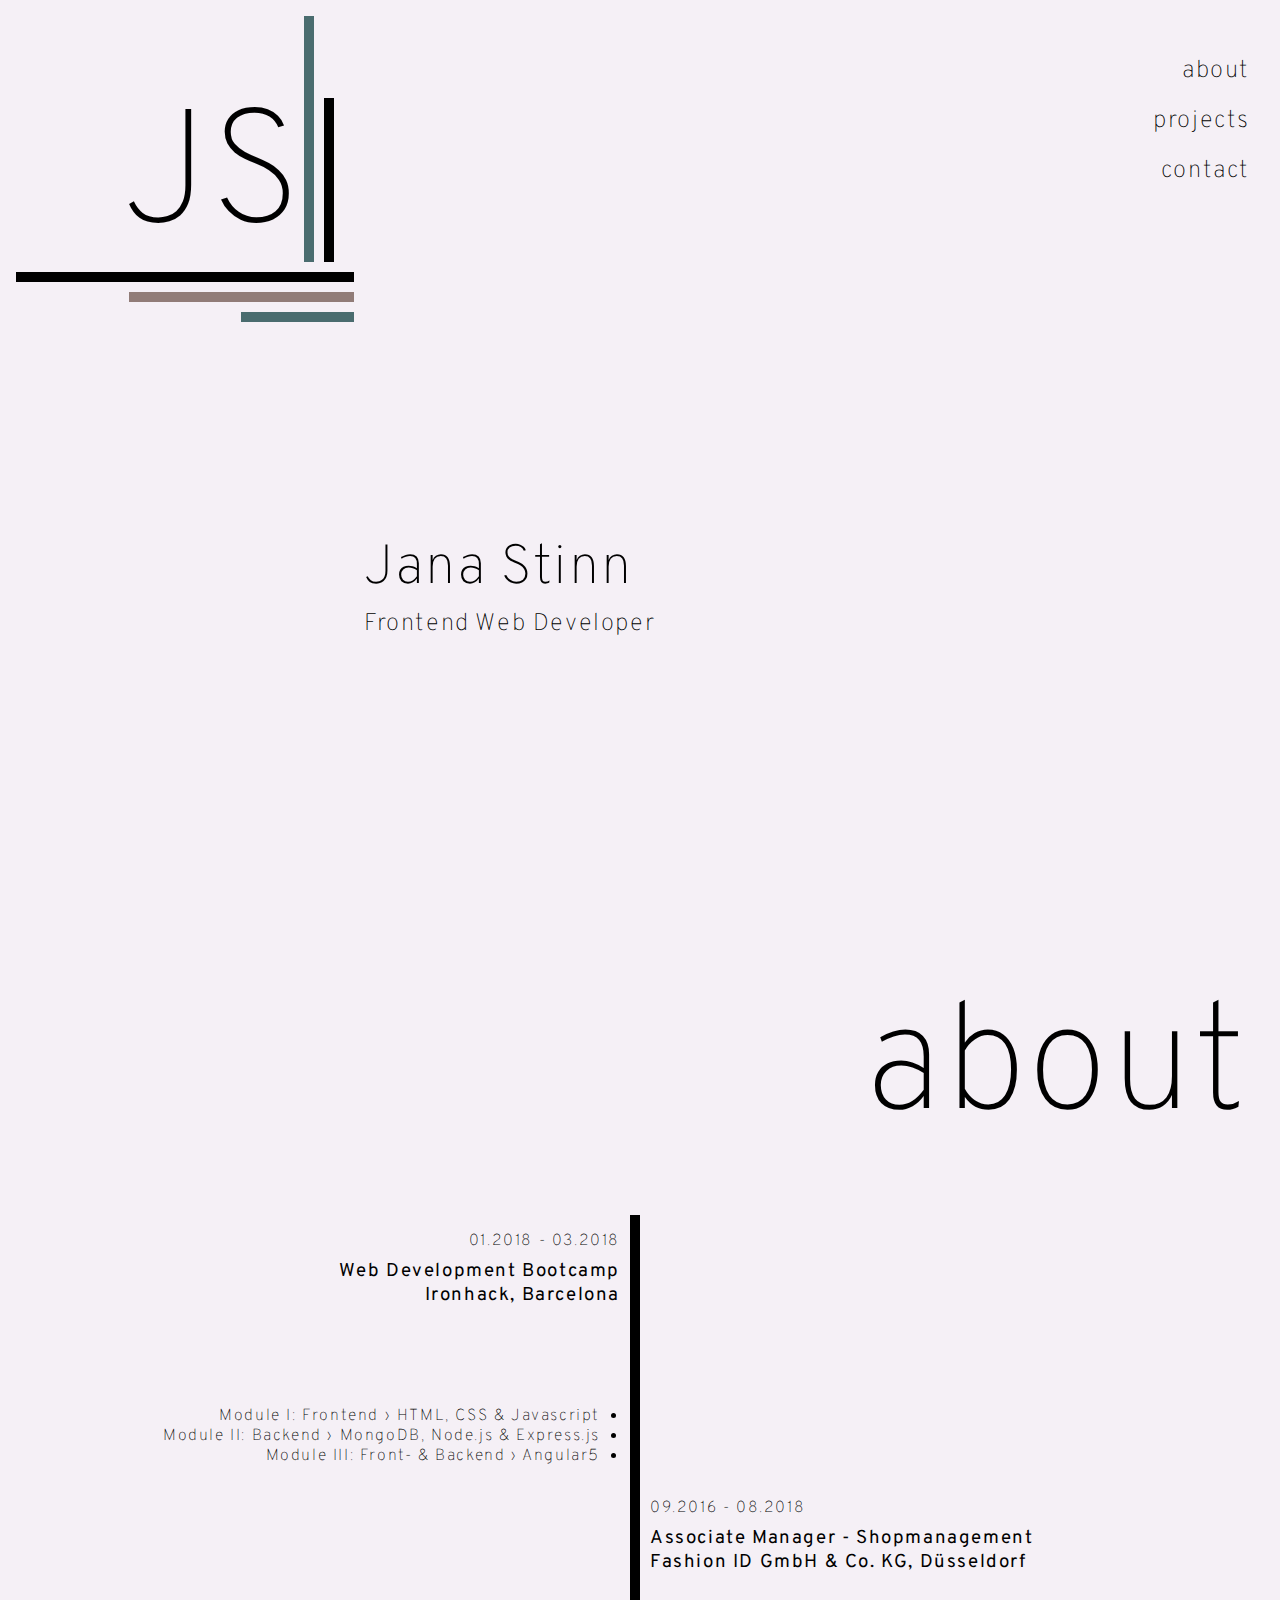
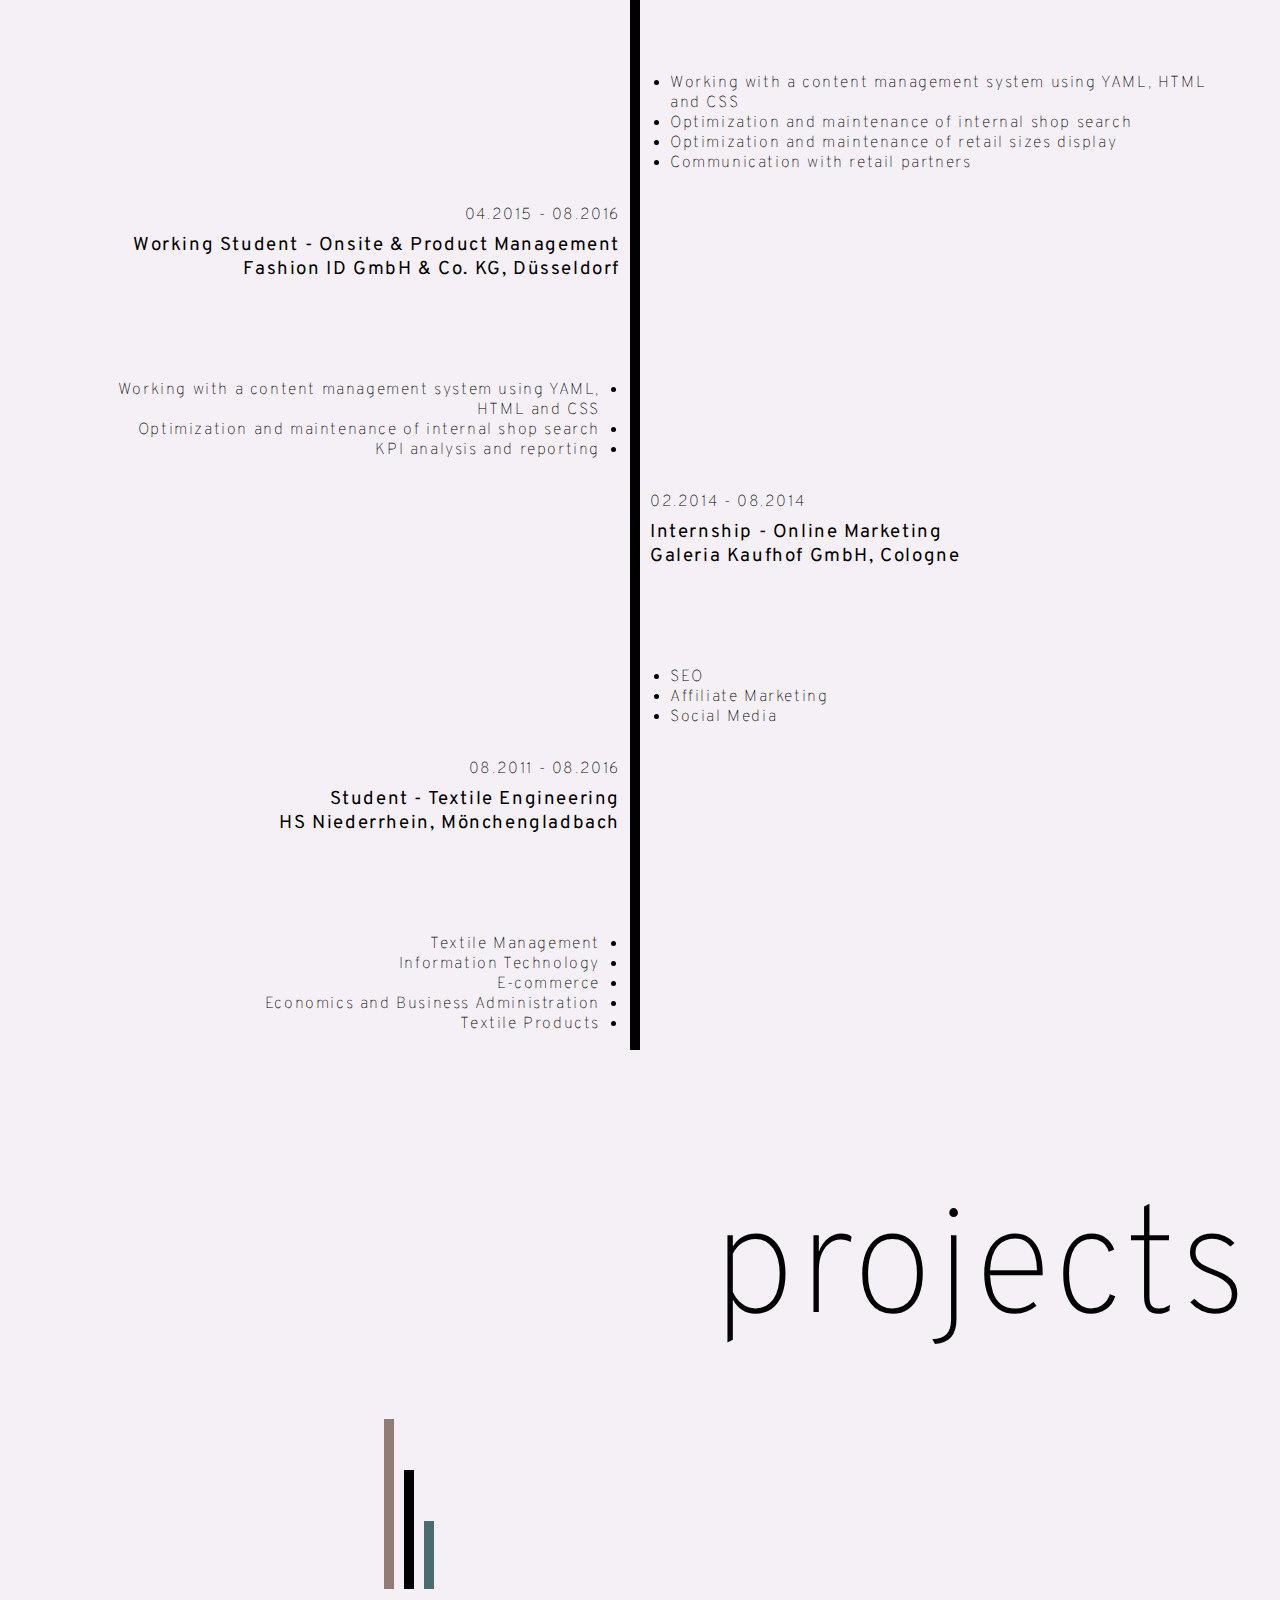
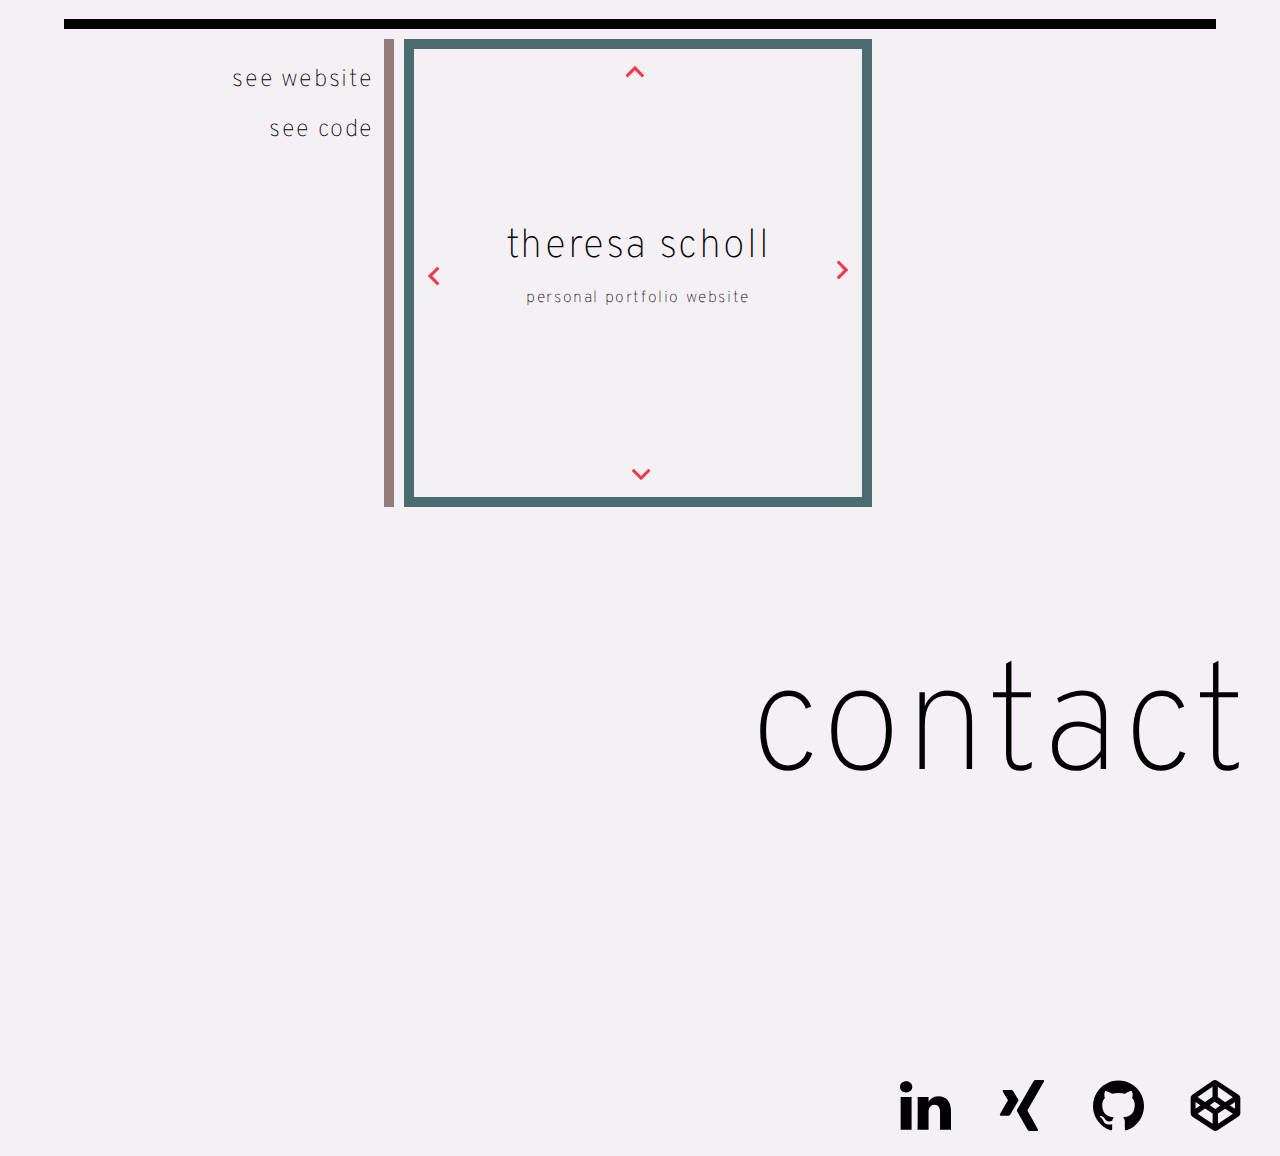
<file: index.html>
<!DOCTYPE html>
<html lang="en">
<head>
  <meta charset="UTF-8">
  <meta name="viewport" content="width=device-width, initial-scale=1.0">
  <meta http-equiv="X-UA-Compatible" content="ie=edge">
  <link href="https://fonts.googleapis.com/css?family=Overpass:100,400,600,900" rel="stylesheet">
  <link rel="stylesheet" type="text/css" href="./index.css">
  <link rel="icon" type="image/png" href="/favicon.png" sizes="64x64">
  <title>Jana Stinn</title>
</head>
<body>
  <div id="burger">
    <div class="burger__open">
      <img src="./img/menu2.svg" alt=""/>
    </div>
    <div class="burger__content">
      <!-- <div id="burger__backdrop"></div> -->
      <ul id="burger__list">
        <div id="burger__close">
          <img src="./img/menu2.svg" alt=""/>
        </div>
        <li><a href="#about" class="burger__links">about</a></li>
        <li><a href="#projects" class="burger__links">projects</a></li>
        <li><a href="#contact" class="burger__links">contact</a></li>
      </ul>
    </div>
  </div>
  <nav>
    <ul>
      <li>
        <a href="#about">
          <span class="link__lines"></span>
          <span class="link__lines"></span>
          <span class="link__lines"></span>
          about
        </a>
      </li>
      <li class="links">
        <a href="#projects">
          <span class="link__lines"></span>
          <span class="link__lines"></span>
          <span class="link__lines"></span>
          projects
        </a>
      </li>
      <li class="links">
        <a href="#contact">
          <span class="link__lines"></span>
          <span class="link__lines"></span>
          <span class="link__lines"></span>
          contact
        </a>
      </li>
    </ul>
  </nav>
  <div class="logo">
    <div class="logo__abbriviation">JS</div>
    <div class="logo__vertical">
      <div class="logo__vertical--green"></div>
      <div class="logo__vertical--black"></div>
      <div class="logo__vertical--red"></div>
    </div>
    <div class="logo__horizontal">
      <div class="logo__horizontal--black"></div>
      <div class="logo__horizontal--brown"></div>
      <div class="logo__horizontal--green"></div>
    </div>
    <div class="logo__vertical--red-long"></div>
    <div class="logo__title">
      <h1>Jana Stinn</h1>
      <h2>Frontend Web Developer</h2>
    </div>
  </div>
  <a name="about"></a>
  <h2>about</h2>
  <div class="cv">
    <div class="cv__entry">
      <p>01.2018 - 03.2018</p>
      <h3>Web Development Bootcamp<br>Ironhack, Barcelona</h3>
      <div class="cv__entry--line-brown"></div>
      <div class="cv__entry--line-green"></div>
      <div class="cv__entry--line-red"></div>
      <ul class="cv__entry--bullets">
        <li>Module I: Frontend &#8250; HTML, CSS & Javascript</li>
        <li>Module II: Backend &#8250; MongoDB, Node.js & Express.js</li>
        <li>Module III: Front- & Backend &#8250; Angular5</li>
      </ul>
    </div>
    <div class="cv__entry">
      <p>09.2016 - 08.2018</p>
      <h3>Associate Manager - Shopmanagement<br>Fashion ID GmbH & Co. KG, Düsseldorf</h3>
      <div class="cv__entry--line-brown"></div>
      <div class="cv__entry--line-green"></div>
      <div class="cv__entry--line-red"></div>
      <ul class="cv__entry--bullets">
        <li>Working with a content management system using YAML, HTML and CSS</li>
        <li>Optimization and maintenance of internal shop search</li>
        <li>Optimization and maintenance of retail sizes display</li>
        <li>Communication with retail partners</li>
      </ul>
    </div>
    <div class="cv__entry">
      <p>04.2015 - 08.2016</p>
      <h3>Working Student - Onsite & Product Management<br>Fashion ID GmbH & Co. KG, Düsseldorf</h3>
      <div class="cv__entry--line-brown"></div>
      <div class="cv__entry--line-green"></div>
      <div class="cv__entry--line-red"></div>
      <ul class="cv__entry--bullets">
        <li>Working with a content management system using YAML, HTML and CSS </li>
        <li>Optimization and maintenance of internal shop search</li>
        <li>KPI analysis and reporting</li>
      </ul>
    </div>
    <div class="cv__entry">
      <p>02.2014 - 08.2014</p>
      <h3>Internship - Online Marketing<br>Galeria Kaufhof GmbH, Cologne</h3>
      <div class="cv__entry--line-brown"></div>
      <div class="cv__entry--line-green"></div>
      <div class="cv__entry--line-red"></div>
      <ul class="cv__entry--bullets">
        <li>SEO</li>
        <li>Affiliate Marketing</li>
        <li>Social Media</li>
      </ul>    
      </div>
    <div class="cv__entry">
      <p>08.2011 - 08.2016</p>
      <h3>Student - Textile Engineering<br>HS Niederrhein, Mönchengladbach</h3>
      <div class="cv__entry--line-brown"></div>
      <div class="cv__entry--line-green"></div>
      <div class="cv__entry--line-red"></div>
      <ul class="cv__entry--bullets">
        <li>Textile Management</li>
        <li>Information Technology</li>
        <li>E-commerce</li>
        <li>Economics and Business Administration</li>
        <li>Textile Products</li>
      </ul>
    </div>
    <div class="cv__entry--helperline-one"></div>
    <div class="cv__entry--helperline-two"></div>
  </div>
  <a name="projects"></a> 
  <h2>projects</h2> 
  <div class="project">
    <div id="project__lines">
      <div class="project__lines--vertical">
        <div class="project__lines--vertical-brown"></div>
        <div class="project__lines--vertical-black"></div>
        <div class="project__lines--vertical-green"></div>
        <div class="project__name">
          <h3>Theresa Scholl</h3>
          <p>personal portfolio website</p>
        </div>
      </div>
      <div class="project__lines--horizontal-red"></div>
    </div>
    <div class="project__lines--horizontal-black"></div>
    <div class="project__images">
      <div class="project__image">
        <img src="./img/2.png" alt=""/>
      </div>
      <div class="project__image">
        <img src="./img/1.png" alt=""/>
      </div>
      <div class="project__image">
        <img src="./img/3.png" alt=""/>
      </div>
      <div class="project__image">
        <img src="./img/4.png" alt=""/>
      </div>
    </div>
    <div class="project__box">
      <div class="project__box--right">
        <img src="./img/1.png" alt=""/>
      </div>
      <div class="project__box--left">
        <img src="./img/2.png" alt=""/>
      </div>
      <div class="project__box--top">
        <img src="./img/3.png" alt=""/>
      </div>
      <div class="project__box--bottom">
        <img src="./img/4.png" alt=""/>
      </div>
      <div class="project__box--center">
        <span><h3>theresa scholl</h3><p>personal portfolio website</p></span>
        <div class="project__box--center-arrow-top">
          <img src="./img/arrow.svg" alt=""/>
        </div>
        <div class="project__box--center-arrow-right">
          <img src="./img/arrow.svg" alt=""/>
        </div>
        <div class="project__box--center-arrow-bottom">
          <img src="./img/arrow.svg" alt=""/>
        </div>
        <div class="project__box--center-arrow-left">
          <img src="./img/arrow.svg" alt=""/>
        </div>
      </div>
    </div>
    <div class="project__text">
      <div>
        <a href="https://www.theresascholl.de/" target="_blank" rel="noopener">
          <span class="link__lines"></span>
          <span class="link__lines"></span>
          <span class="link__lines"></span>
          <span>
            <div class="link__arrow">
              <img src="./img/arrow.svg" alt=""/>
            </div>
            see website
          </span>
        </a>
      </div>
      <div>
        <a href="https://github.com/theresascholl/portfolio" target="_blank" rel="noopener">
          <span class="link__lines"></span>
          <span class="link__lines"></span>
          <span class="link__lines"></span>
          <span>
            <div class="link__arrow">
              <img src="./img/arrow.svg" alt=""/>
            </div>
            see code
          </span>
        </a>
      </div>
    </div>
  </div>
  <a name="contact"></a> 
  <h2>contact</h2> 
  <div id="contact">
    <div class="contact__lines">
      <div class="contact__line"></div>
      <div class="contact__line"></div>
      <div class="contact__line"></div>
      <div class="contact__line"></div>
      <div class="contact__line"></div>
      <div class="contact__line"></div>
      <div class="contact__line"></div>
      <div class="contact__line"></div>
      <div class="contact__line"></div>
      <div class="contact__line"></div>
      <div class="contact__line"></div>
      <div class="contact__line"></div>
      <div class="contact__line"></div>
      <div class="contact__line"></div>
      <div class="contact__line"></div>
      <div class="contact__line"></div>
      <div class="contact__line"></div>
    </div>
    <div class="contact__images">
      <div class="contact__image">
        <a href="https://www.linkedin.com/in/jana-stinn-370721142/" target="_blank" rel="noopener"><img src="./img/linkedin.svg" alt="linkedin"/></a>
      </div>
      <div class="contact__image">
        <a href="https://www.xing.com/profile/Jana_Stinn/" target="_blank" rel="noopener"><img src="./img/xing.svg" alt="xing"/></a>
      </div>
      <div class="contact__image">
        <a href="https://github.com/jjanastinn" target="_blank" rel="noopener"><img src="./img/github.svg" alt="github"/></a>
      </div>
      <div class="contact__image">
        <a href="https://codepen.io/jjanastinn/" target="_blank" rel="noopener"><img src="./img/codepen.svg" alt="codepen"/></a>
      </div>
    </div>
  </div>

  <script type="text/javascript" src="./index.js"></script>
</body>
</html>
</file>
<file: index.css>
/* VARIABLES */

:root {
  --main-color-red: #F03A47; 
  --main-color-green: #4A6C6F; 
  --main-color-brown: #917C78; 
  --main-color-black: black; 
  --bg-color-grey: #F5F0F6; 
  --strokesize: 10px;
  --strokespacing: 10px;
}

/* GENERAL SETTINGS */

body {
  margin: 0;
  padding: 0;
  font-family: 'Overpass', sans-serif;
  font-size: 15px;
  font-weight: 100;
  letter-spacing: 0.1em;
  background-color: var(--bg-color-grey);
}

img {
  width: 100%;
}

h1 {
  margin: 0 0 20px 0;
  font-size: 47px;
  font-weight: 100;
  line-height: 40px;
}

h2 {
  text-align: right;
  font-size: 80px;
  font-weight: 100;
  margin: 0 .2em 50px 0;
}

h3 {
  font-size: 1em;
  font-weight: 400;
}

ul {
  list-style-type: none;
}

a {
  text-decoration: none;
  font-size: 1em;
  line-height: 40px;
  color: black;
  transition: font-size .2s;
}

a:hover {
  font-size: 2em;
}

a:hover .link__lines:nth-child(1) {
  animation: menu 1s forwards .6s;
}

a:hover .link__lines:nth-child(2) {
  animation: menu 1s forwards .4s;
}

a:hover .link__lines:nth-child(3) {
  animation: menu 1s forwards .2s;
}

.link__lines {
  display: none;
  padding-right: var(--strokespacing);
  opacity: 0;
}

.link__lines:nth-child(1) {
  border-left: var(--strokesize) solid var(--main-color-green);
}

.link__lines:nth-child(2) {
  border-left: var(--strokesize) solid var(--main-color-black);
}

.link__lines:nth-child(3) {
  border-left: var(--strokesize) solid var(--main-color-red);
}

.link__arrow {
  display: inline;
}

.link__arrow img {
  width: 10px;
}

/* NAVIGATION */

.burger__open {
  position: fixed;
  left: 1em;
  /* top: 1em; */
  padding: 15px;
  width: 40px;
  height: 40px;
  border-radius: 50%;
  background-color: var(--main-color-red);
  z-index: 3;
  opacity: 1;
  transition: 0.15s;
}

.burger__content {
  position: absolute;
  top: 0;
  left: 0;
  z-index: 10;
  transform: scale(0);
  transform-origin: top left;
  transition: transform 0.3s;
}

.burger__links {
  color: white;
}

#burger__backdrop {
  opacity: 0.5;
  background-color: black;
  content: '';
  position: absolute;
  width: 100vw;
  height: 100vh;
  z-index: -10;
}

#burger__list {
  background-color: var(--main-color-red);
  color: white;
  border-radius: 0 0 100%;
  padding: 1em 11em 4em 1em;
  z-index: 54;
  margin-top: 0;
  font-size: 30px;
  line-height: 60px;
  transform-origin: top left;
}

#burger__close {
  width: 40px;
  height: 40px;
  margin-bottom: 40px;
  transform: rotate(90deg);
}

nav {
  display: none;
  position: absolute;
  right: 30px;
  top: 30px;
  text-align: right;
}

.is-display {
  transform: scale(1);
  position: fixed;
  top: 0;
}

/* MAIN */

.logo {
  display: grid;
  grid-template-columns: 1fr 1fr calc((var(--strokesize) * 3) + (var(--strokespacing) * 2));
  grid-template-rows: 4em 12em calc((var(--strokesize) * 3) + (var(--strokespacing) * 3)) 1fr 60px;
  margin: 1em 1em 60px 1em;
  height: 100vh;
}

.logo__title {
  grid-column-start: 2;
  grid-row-start: 4;
  margin-left: var(--strokespacing);
  white-space: nowrap;
  display: flex;
  flex-wrap: wrap;
  align-items: center;
  justify-content: flex-end;
  align-content: center;
}

.logo__title h2 {
  margin-bottom: 0;
  font-weight: 100;
  font-size: 1.2em;
  text-align: left;
}

.logo__abbriviation {
  grid-column-start: 2;
  grid-row-start: 2;
  text-align: right;
  font-size: 10em;
  font-weight: 100;
}

.logo__vertical {
  grid-column-start: 3;
  grid-row: 1 / 3;
  display: grid;
  grid-template-columns: 1fr 1fr 1fr;
}

.logo__vertical--green {
  grid-row: 1 / 4;
  margin-bottom: var(--strokespacing);
  padding-right: var(--strokespacing);
  border-left: var(--strokesize) solid var(--main-color-green);
}

.logo__vertical--black {
  grid-row: 2 / 4;
  margin-bottom: var(--strokespacing);
  padding-right: var(--strokespacing);
  border-left: var(--strokesize) solid var(--main-color-black);
}

.logo__vertical--red {
  grid-row-start: 3;
  margin-bottom: var(--strokespacing);
  border-left: var(--strokesize) solid var(--main-color-red);
  transform: scaleY(0);
  transform-origin: bottom;
  animation: loadline 1s forwards 1s;
}

.logo__vertical--red-long {
  grid-row: 4 / 6;
  grid-column-start: 3;
  border-right: var(--strokesize) solid var(--main-color-red);
  transform: scaleY(0);
  transform-origin: bottom;
  animation: loadline 1s forwards;
}

.logo__horizontal {
  grid-row-start: 3;
  grid-column: 1 / 4;
  display: grid;
  grid-template-columns: 1fr 1fr 1fr;
}

.logo__horizontal--black {
  grid-column: 1 / 4;
  grid-row-start: 1;
  padding-bottom: var(--strokespacing);
  border-top: var(--strokesize) solid var(--main-color-black);
}

.logo__horizontal--brown {
  grid-column: 2 / 4;
  grid-row-start: 2;
  padding-bottom: var(--strokespacing);
  border-top: var(--strokesize) solid var(--main-color-brown);
}

.logo__horizontal--green {
  grid-column-start: 3;
  grid-row-start: 3;
  padding-bottom: var(--strokespacing);
  border-top: var(--strokesize) solid var(--main-color-green);
}

/* ABOUT */

.cv {
  display: grid;
  grid-template-columns: 1fr;
  margin: 0 1em 130px 1em;
}

.cv__entry {
  display: grid;
  grid-template-rows: 25px 90px repeat( 3, calc( (var(--strokespacing)) + (var(--strokesize)) ) ) 1fr;
  padding-left: var(--strokespacing);
  padding-top: 70px;
  text-align: left;
  border-left: var(--strokesize) solid var(--main-color-black);
}

.cv__entry:nth-child(1) {
  padding-top: 0;
}

.cv__entry:nth-child(even) {
  padding-left: var(--strokespacing);
}

.cv__entry:nth-child(1) {
  grid-row: 1 / 4;
}

.cv__entry:nth-child(2) {
  grid-row: 4 / 7;
}

.cv__entry:nth-child(3) {
  grid-row: 8 / 11;
}

.cv__entry:nth-child(4) {
  grid-row: 12 / 15;
}

.cv__entry:nth-child(5) {
  grid-row: 16 / 19;
}

.cv__entry .cv__entry--line-brown {
  margin-left: -20px;
  border-top: var(--strokesize) solid var(--main-color-brown);
  background-color: var(--bg-color-grey);
  transform: scaleX(0);
  transform-origin: left;
  z-index: 2;
}

.cv__entry .cv__entry--line-green {
  margin-left: -20px;
  border-top: var(--strokesize) solid var(--main-color-green);
  background-color: var(--bg-color-grey);
  transform: scaleX(0);
  transform-origin: left;
  z-index: 2;
}

.cv__entry .cv__entry--line-red {
  margin-left: -20px;
  border-top: var(--strokesize) solid var(--main-color-red);
  transform: scaleX(0);
  transform-origin: left;
  z-index: 2;
}

.cv__entry--bullets {
  list-style-position: outside;
  list-style-type: disc;
}

.cv__entry:nth-child(odd) .cv__entry--bullets {
  padding-left: 20px;
}

.cv__entry:nth-child(even) .cv__entry--bullets {
  padding-left: 20px;
}

.cv__entry--helperline-one {
  display: none;
  grid-row: 4 / 7;
  border-right: var(--strokesize) solid var(--main-color-black);
}

.cv__entry--helperline-two {
  display: none;
  grid-row: 12 / 16;
  border-right: var(--strokesize) solid var(--main-color-black);
}

/* PROJECTS */

.project {
  display: grid;
  grid-template-columns: 1fr;
  grid-template-rows: 200px;
  margin: 0 1em 130px 1em;
}

.project__name {
  display: flex;
  flex-direction: column;
  justify-content: flex-end;
}

.project__name h3 {
  font-size: 2em;
  font-weight: 100;
  margin: 0;
}

.project__name p {
  margin: 0;
}

#project__lines {
  grid-row-start: 1;
}

.project__lines--vertical {
  display: flex;
  margin-bottom: var(--strokespacing);
  height: 170px;
}

.project__lines--vertical-brown {
  padding-right: var(--strokespacing);
  border-left: var(--strokesize) solid var(--main-color-brown);
}

.project__lines--vertical-black {
  padding-right: var(--strokespacing);
  border-left: var(--strokesize) solid var(--main-color-black);
  transform: scaleY(0.7);
  transform-origin: bottom;
}

.project__lines--vertical-green {
  padding-right: var(--strokespacing);
  border-left: var(--strokesize) solid var(--main-color-green);
  transform: scaleY(0.4);
  transform-origin: bottom;
}

.project__lines--horizontal-red {
  padding-bottom: var(--strokespacing);
  border-top: var(--strokesize) solid var(--main-color-red);
  transform: scaleX(0);
  transform-origin: left;
}

.project__lines--horizontal-black {
  grid-row-start: 2;
  border-top: var(--strokesize) solid var(--main-color-black);
}

.project__text {
  grid-column-start: 1;
  grid-row-start: 3;
  margin: var(--strokespacing) 0 0 0;
  padding-left: var(--strokespacing);
  border-left: var(--strokesize) solid var(--main-color-brown);
}

.project__images {
  border-left: var(--strokesize) solid var(--main-color-brown);
}

.project__image {
  /* border: var(--strokesize) solid var(--main-color-green); */
  margin-left: var(--strokespacing);
  margin-top: 30px;
}

.project__box {
  display: none;
  position: relative;
  grid-column-start: 2;
  grid-row-start: 3;
  margin-top: var(--strokespacing);
  margin-left: 20px;
  width: 35vw;
  height: 35vw;
  overflow: hidden;
  border: var(--strokesize) solid var(--main-color-green);
}

.project__box img {
  height: 100%;
  object-fit: contain;
}

.project__box--right, .project__box--left, .project__box--top, .project__box--bottom, .project__box--center {
  position: absolute;
  width: inherit;
  height: inherit;
  text-align: center;
  line-height: inherit;
  transition: transform .4s ease;
}
.project__box--right:before, .project__box--left:before, .project__box--top:before, .project__box--bottom:before, .project__box--center:before {
  position: absolute;
  content: '';
  width: 70.71%;
  height: 70.71%;
  transform: rotate(45deg);
}
.project__box--right:hover, .project__box--left:hover, .project__box--top:hover, .project__box--bottom:hover, .project__box--center:hover {
  transform: translateX(0);
  z-index: 1;
}
.project__box--right:hover:before, .project__box--left:hover:before, .project__box--top:hover:before, .project__box--bottom:hover:before, .project__box--center:hover:before {
  width: 100%;
  height: 100%;
  transform: none;
}

.project__box--right {
  transform: translateX(100%);
}
.project__box--right:before {
  right: 100%;
  bottom: 0;
  transform-origin: 100% 100%;
}
.project__box--right:hover ~ .project__box--center {
  transform: translateX(-100%);
}

.project__box--left {
  transform: translateX(-100%);
}
.project__box--left:before {
  left: 100%;
  transform-origin: 0 0;
}
.project__box--left:hover ~ .project__box--center {
  transform: translateX(100%);
}

.project__box--top {
  transform: translateY(-100%);
}
.project__box--top:before {
  top: 100%;
  right: 0;
  transform-origin: 100% 0;
}
.project__box--top:hover ~ .project__box--center {
  transform: translateY(100%);
}

.project__box--bottom {
  transform: translateY(100%);
}
.project__box--bottom:before {
  bottom: 100%;
  left: 0;
  transform-origin: 0 100%;

}
.project__box--bottom:hover ~ .project__box--center {
  transform: translateY(-100%);
}

.project__box--center {
  position: relative;
  z-index: -1;
}

.project__box--center span {
  position: absolute;
  top: 50%;
  left: 0;
  right: 0;
  transform: translateY(-50%);
}

.project__box--center h3 {
  margin-top: 0;
  margin-bottom: 0;
  font-weight: 100;
  font-size: 40px;
}

.project__box--center-arrow-top {
  position: absolute; 
  top: 10px;
  left: 50%;
  width: 1.5vw;
  transform: translateX(-50%) rotate(-90deg);
}

.project__box--center-arrow-right {
  position: absolute; 
  right: 10px;
  top: 50%;
  width: 1.5vw;
  transform: translateY(-50%);
}

.project__box--center-arrow-bottom {
  position: absolute; 
  bottom: 10px;
  left: 50%;
  width: 1.5vw;
  transform: translateX(-50%) rotate(90deg);
}

.project__box--center-arrow-left {
  position: absolute; 
  left: 10px;
  top: 50%;
  width: 1.5vw;
  transform: translateY(-50%) rotate(180deg);
}

/* CONTACT */

#contact {
  display: flex;
  align-items: flex-end;
  justify-content: space-between;
}

.contact__lines {
  display: flex;
  align-items: flex-end;
}

.contact__line {
  padding-left: var(--strokespacing);
  transform: scaleY(0);
  transform-origin: bottom;
}

.contact__line:nth-child(1) {
  height: 280px;
  border-right: var(--strokesize) solid var(--main-color-black);
}

.contact__line:nth-child(2) {
  height: 260px;
  border-right: var(--strokesize) solid var(--main-color-brown);
}

.contact__line:nth-child(3) {
  height: 140px;
  border-right: var(--strokesize) solid var(--main-color-green);
}

.contact__line:nth-child(4) {
  height: 180px;
  border-right: var(--strokesize) solid var(--main-color-black);
}

.contact__line:nth-child(5) {
  height: 200px;
  border-right: var(--strokesize) solid var(--main-color-red);
}

.contact__line:nth-child(6) {
  height: 170px;
  border-right: var(--strokesize) solid var(--main-color-green);
}

.contact__line:nth-child(7) {
  height: 150px;
  border-right: var(--strokesize) solid var(--main-color-brown);
}

.contact__line:nth-child(8) {
  display: none;
  height: 130px;
  border-right: var(--strokesize) solid var(--main-color-black);
}

.contact__line:nth-child(9) {
  display: none;
  height: 120px;
  border-right: var(--strokesize) solid var(--main-color-black);
}

.contact__line:nth-child(10) {
  display: none;
  height: 80px;
  border-right: var(--strokesize) solid var(--main-color-red);
}

.contact__line:nth-child(11) {
  display: none;
  height: 50px;
  border-right: var(--strokesize) solid var(--main-color-green);
}

.contact__line:nth-child(12) {
  display: none;
  height: 60px;
  border-right: var(--strokesize) solid var(--main-color-brown);
}

.contact__line:nth-child(13) {
  height: 100px;
  border-right: var(--strokesize) solid var(--main-color-black);
}

.contact__line:nth-child(14) {
  height: 90px;
  border-right: var(--strokesize) solid var(--main-color-green);
}

.contact__line:nth-child(15) {
  height: 70px;
  border-right: var(--strokesize) solid var(--main-color-black);
}

.contact__line:nth-child(16) {
  height: 40px;
  border-right: var(--strokesize) solid var(--main-color-brown);
}

.contact__line:nth-child(17) {
  height: 30px;
  border-right: var(--strokesize) solid var(--main-color-red);
}

.contact__images {
  display: flex; 
  align-items: center;
  justify-content: space-around;
  flex-direction: column;
  padding: 10px 0 0 0;
}

.contact__image {
  display: flex;
  align-items: center;
  margin: 0 10px;
  transform: scale(1) translateY(0px);
  transition: transform .2s;
}

.contact__image:hover {
  transform: scale(1.5) translateY(-10px);
}

.contact__image a {
  line-height: 30px;
}

.contact__image img {
  width: 10vw;
  padding: 3vw;
}

/* KEYFRAMES */

@keyframes menu {
  0% {
    opacity: 0;
  }
  20% {
    opacity: 1;
  }
  100% {
    opacity: 1;
  }
}

@keyframes loadline {
  from {
    transform: scaleY(0);
  }
  to {
    transform: scaleY(1);
  }
}

@keyframes brownline {
  from {
    transform: scaleX(0);
  }
  to {
    transform: scaleX(1);
  }
}

@keyframes greenline {
  from {
    transform: scaleX(0);
  }
  to {
    transform: scaleX(0.5);
  }
}

@keyframes redline {
  from {
    transform: scaleX(0);
  }
  to {
    transform: scaleX(0.2);
  }
}

@keyframes projectline {
  from {
    transform: scaleX(0);
  }
  to {
    transform: scaleX(0.9);
  }
}

@keyframes menuIn {
  from {
    transform: scale(0);
  } to {
    transform: scale(1);
  }
}

@keyframes menuOut {

}


/* MEDIA QUERIES */

@media (min-width: 801px) {

  body {
    font-size: 16px;
  }

  h1 {
    font-size: 55px;
  }

  h2 {
    font-size: 150px;
  }

  h3 {
    font-size: 1.17em;
  }

  a {
    font-size: 1.5em;
    line-height: 50px;
  }

  .link__lines {
    display: inline;
  }

  .link__arrow {
    display: none;
  }

  #burger {
    display: none;
  }

  nav {
    display: block;
  }

  .logo {
    grid-template-columns: 6em 12em calc((var(--strokesize) * 3) + (var(--strokespacing) * 2)) 1fr;
  }

  .logo__title {
    grid-column-start: 4;
    display: block; 
  }

  .logo__title h2 {
    font-size: 1.5em;
  }

  .cv {
    grid-template-columns: 1fr 1fr;
    margin: 0 3em 130px 3em;
  }

  .cv__entry {
    padding-top: 0;
  }

  .cv__entry:nth-child(odd) {
    padding-right: var(--strokespacing);
    padding-left: 0;
    text-align: right;
    border-right: var(--strokesize) solid var(--main-color-black);
    border-left: none;
  }

  .cv__entry:nth-child(even) {
    border-left: none;
  }

  .cv__entry:nth-child(2),
  .cv__entry:nth-child(4) {
    grid-column-start: 2;
  }

  .cv__entry:nth-child(odd) .cv__entry--line-brown {
    margin-right: -20px;
    transform-origin: right;
  }

  .cv__entry:nth-child(odd) .cv__entry--line-green {
    margin-right: -20px;
    transform-origin: right;
  }

  .cv__entry:nth-child(odd) .cv__entry--line-red {
    margin-right: -20px;
    transform-origin: right;
  }

  .cv__entry:nth-child(odd) .cv__entry--bullets {
    padding-right: 20px;
    direction: rtl;
  }

  .cv__entry--helperline-one,
  .cv__entry--helperline-two {
    display: block;
  }

  .project {
    grid-template-columns: 25vw 1fr;
    margin: 0 5vw 130px 5vw;
  }
  
  .project__name {
    display: none;
  }

  #project__lines {
    grid-column-start: 2;
  }

  .project__lines--horizontal-black {
    grid-column: 1 / 3;
  }

  .project__text {
    text-align: right;
    margin: var(--strokespacing) -10px 0 0;
    padding-top: 1em;
    padding-left: 0;
    padding-right: var(--strokespacing);
    border-right: var(--strokesize) solid var(--main-color-brown);
    border-left: none;
  }

  .project__images {
    display: none;
  }

  .project__box {
    display: block;
  }

  .contact__line:nth-child(8),
  .contact__line:nth-child(9),
  .contact__line:nth-child(10),
  .contact__line:nth-child(11),
  .contact__line:nth-child(12) {
    display: block;
  }

  .contact__images {
    flex-direction: row;
    margin-right: 1em;
    margin-bottom: 1em;
  }

  .contact__image img {
    padding: 0 1vw;
    width: 4vw;
  }

  @keyframes projectline {
    from {
      transform: scaleX(0);
    }
    to {
      transform: scaleX(0.7);
    }
  }
}
</file>
